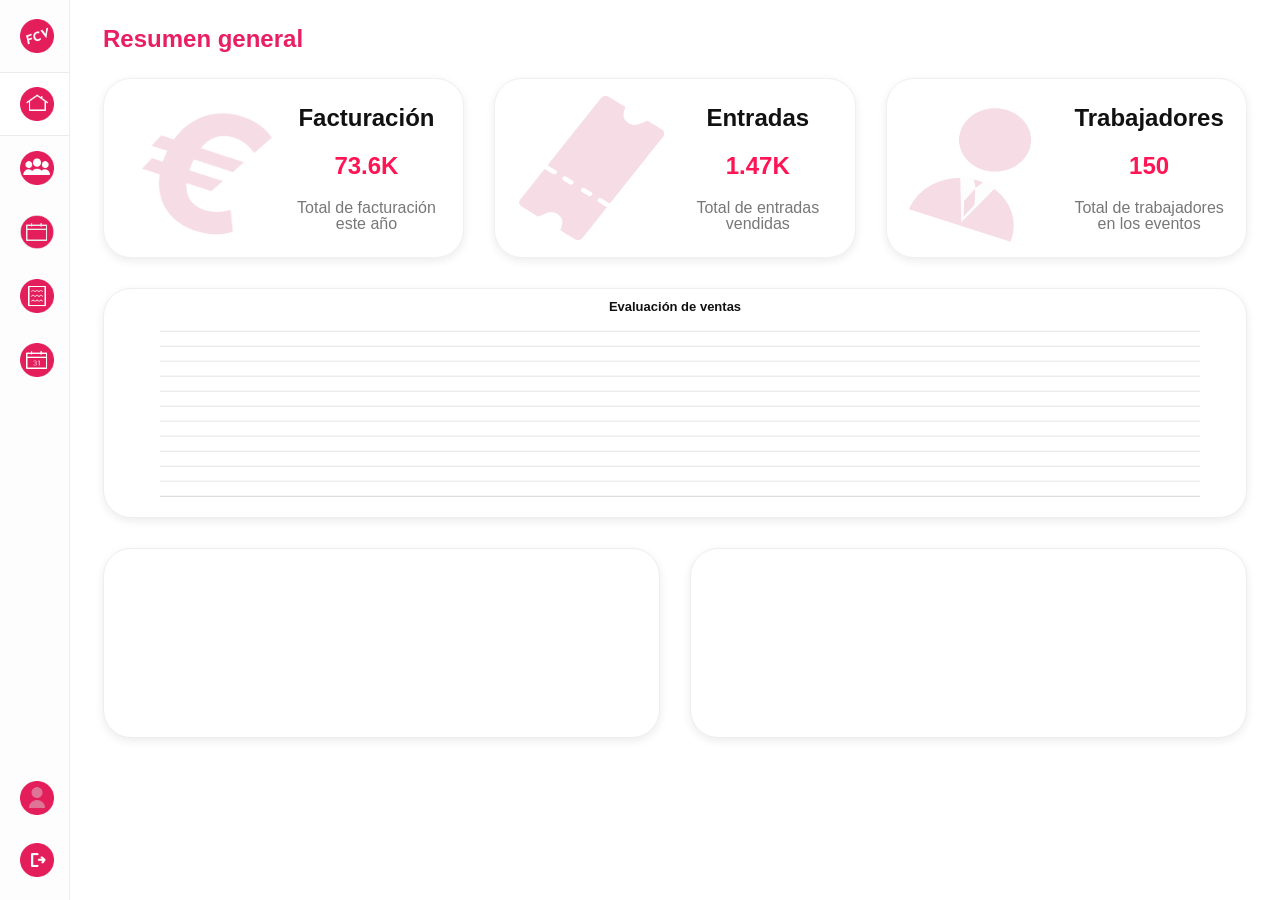
<file: index.html>
<!DOCTYPE html>
<html lang="es">
<head>
    <meta charset="UTF-8">
    <meta name="viewport" content="width=device-width, initial-scale=1.0">
    <title>FestivalesCV</title>
    <link rel="stylesheet" href="./assets/main.css">
    <link rel="stylesheet" href="./assets/popup.css">
    <link rel="stylesheet" href="./assets/eventos.css">
    <link rel="stylesheet" href="./assets/dashboard.css">
    <link rel="icon" type="image/x-icon" href="./assets/img/logo.png">
    <script src="./assets/js/popup_new.js" defer></script>
    <script src="./assets/js/popup_edit.js" defer></script>
    <script src="./assets/js/popup_detalling.js" defer></script>
    <script src="./assets/js/menu_grande.js" defer></script>
    <style>
        .edit-event::backdrop {
            background: rgba(0, 0, 0, 0.5);
        }
        /* Ocultar los diálogos cuando están cerrados */
        dialog#new-event:not([open]),
        dialog#edit-event:not([open]),
        dialog#detalling-event:not([open]) {
            display: none;
        }

        /* Asegúrate de tener también la clase que bloquea el scroll */
        body.no-scroll {
            overflow: hidden;
        }
    </style>
</head>
<body>

    <div class="app">

        <aside class="sidebar" id="sidebar">
            <!-- Aquí se cargará el menú lateral -->
        </aside>

        <main class="main" id="main">
            <!-- Aquí se cargará cada página -->
        </main>

    </div>

    <!-- NUEVO EVENTO POP-UP -->
    <dialog class="event-new-modal" id="new-event">

        <h3 class="page-title">Nuevo Evento</h3>

        <div class="event-image nueva">
            <img src="./assets/img/icon_nube.png" alt="icon_nube">
            <a href="#">Click para subir archivo</a>
        </div>

        <input class="name" type="text" name="name" value="Introduce el nombre">

        <div class="event-info">
            <div>
                <strong>Dirección:</strong>
                <input type="text" name="direccion">
            </div>

            <div>
                <strong>Fechas:</strong>
                <input type="text" name="direccion">
            </div>

            <div>
                <strong>Estado:</strong>
                <select name="estado">
                    <option value="pendiente">Pendiente</option>
                    <option value="confirmado" selected>Confirmado</option>
                    <option value="cancelado">Cancelado</option>
                </select> 
            </div>

            <div>
                <strong>Cliente:</strong>
                <input type="text" name="direccion">
            </div>
        </div>

        <div class="actions">
            <button class="action-button btn-editar">Guardar</button>
            <button id="cerrar_new" class="action-button">Cerrar</button>
        </div>

    </dialog>

    <!-- EDITAR POP-UP -->
    <dialog class="event-edit-modal" id="edit-event">

        <h3 class="page-title">Editar Evento</h3>

        <div class="event-image medusa"></div>

        <input class="name" type="text" name="name" value="Medusa Sunbeach Festival">

        <div class="event-info">
            <div>
                <strong>Dirección:</strong>
                <input type="text" name="direccion" value="Plaça Numero 23, Cullera, Valencia">
            </div>

            <div>
                <strong>Fechas:</strong>
                <input type="text" name="direccion" value="12-16 ago">
            </div>

            <div>
                <strong>Estado:</strong>
                <select name="estado">
                    <option value="pendiente">Pendiente</option>
                    <option value="confirmado" selected>Confirmado</option>
                    <option value="cancelado">Cancelado</option>
                </select> 
            </div>

            <div>
                <strong>Cliente:</strong>
                <input type="text" name="direccion" value="PASSWORD 33, AIE">
            </div>
        </div>

        <div class="actions">
            <button class="action-button btn-editar">Guardar</button>
            <button id="cerrar_edit" class="action-button">Cerrar</button>
        </div>

    </dialog>

    <!-- Detalles POP-UP -->
    <dialog class="detalling-modal" id="detalling-event">

        <h3 class="page-title">Detalles del evento</h3>

        <!-- Buscador -->
        <div class="search-container">
            <input type="text" placeholder="Buscar festival" aria-label="Buscar festival">

            <button class="search-button" aria-label="Buscar">
                <img src="./assets/img/icon_buscar.png" alt="icon_buscar">
            </button>
        </div>

        <input class="name" type="text" name="name" value="Medusa Sunbeach Festival">

        <div class="event-info">
            <div>
                <strong>Dirección:</strong>
                <input type="text" name="direccion" value="Plaça Numero 23, Cullera, Valencia">
            </div>

            <div>
                <strong>Fechas:</strong>
                <input type="text" name="direccion" value="12-16 ago">
            </div>

            <div>
                <strong>Estado:</strong>
                <select name="estado">
                    <option value="pendiente">Pendiente</option>
                    <option value="confirmado" selected>Confirmado</option>
                    <option value="cancelado">Cancelado</option>
                </select> 
            </div>

            <div>
                <strong>Cliente:</strong>
                <input type="text" name="direccion" value="PASSWORD 33, AIE">
            </div>
        </div>

        <div class="actions">
            <button id="cerrar_detalling" class="action-button">Cerrar</button>
        </div>

    </dialog>

    <script src="./assets/js/app.js"></script>
</body>
</html>
</file>
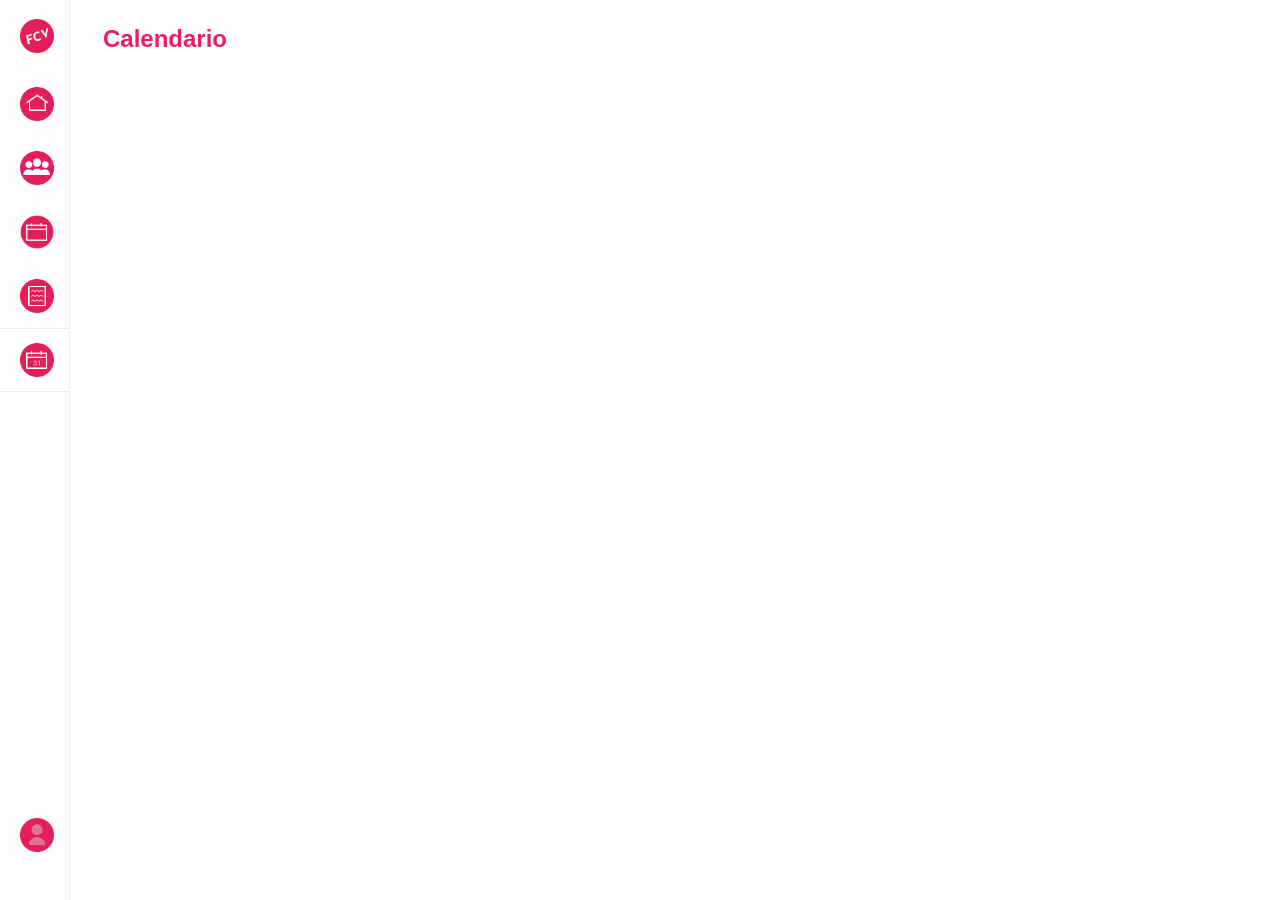
<file: calendario.html>
<!DOCTYPE html>
<html lang="es">
<head>
    <meta charset="UTF-8">
    <meta name="viewport" content="width=device-width, initial-scale=1.0">
    <title>FestivalesCV - Calendario</title>
    <link rel="stylesheet" href="./assets/main.css">
    <link rel="stylesheet" href="./assets/popup.css">
    <link rel="icon" type="image/x-icon" href="./assets/img/logo.png">
    <script src="./assets/js/popup_edit.js" defer></script>
    <script src="./assets/js/popup_new.js" defer></script>
    <style>
        .edit-event::backdrop {
            background: rgba(0, 0, 0, 0.5);
        }
        /* Ocultar los diálogos cuando están cerrados */
        dialog#new-event:not([open]),
        dialog#edit-event:not([open]) {
            display: none;
        }

        /* Asegúrate de tener también la clase que bloquea el scroll */
        body.no-scroll {
            overflow: hidden;
        }
    </style>
</head>
<body>
    <div class="calendario">
        <aside class="sidebar">
            <!-- LOGO -->
            <div class="sidebar__logo">
                <img src="./assets/img/logo.png" alt="logo">
                <span>Festival CV</span>
            </div>

            <!-- MENÚ -->
            <nav class="sidebar__nav" aria-label="Menú principal">
                <a href="./dashboard.html" class="sidebar__item">
                    <img src="./assets/img/icon_dashboard.png" alt="icon_dashboard">
                    <span>Dashboards</span>
                </a>
                <a href="./clientes.html" class="sidebar__item">
                    <img src="./assets/img/icon_clientes.png" alt="icon_clientes">
                    <span>Clientes</span>
                </a>
                <!-- EVENTOS -->
                <div class="sidebar__item-group">
                    <a href="./eventos.html" class="sidebar__item">
                        <img src="./assets/img/icon_eventos.png" alt="icon_eventos">
                        <span>Eventos</span>
                    </a>
                    <div class="sidebar__submenu">
                        <a class="btn-new">Nuevo evento</a>
                        <a class="btn-editar">Editar evento</a>
                        <a href="#">Detalles del evento</a>
                    </div>
                </div>
                <a href="./presupuestos.html" class="sidebar__item">
                    <img src="./assets/img/icon_presupuesto.png" alt="icon_presupuesto">
                    <span>Presupuestos</span>
                </a>
                <a href="./calendario.html" class="sidebar__item sidebar__item--active">
                    <img src="./assets/img/icon_calendario.png" alt="icon_calendario">
                    <span>Calendario</span>
                </a>
            </nav>

            <!-- PARTE INFERIOR -->
            <div class="sidebar__bottom">
                <div class="sidebar__user">
                    <img src="./assets/img/perfil-user.png" alt="perfil-user">
                    <div class="sidebar__user-info">
                        <strong>Administrador</strong>
                        <small>carlos@festivalcv.es</small>
                    </div>
                </div>

                <a class="sidebar__logout" href="./login.html">
                    <img src="./assets/img/icon_logout.png" alt="icon_logout">
                    Cerrar sesión
                </a>

            </div>

        </aside>
        <main class="main">
            <h2 class="page-title">Calendario</h2>
            <div id="calendario-contenedor">
                <!-- Aquí es donde se pintará la agenda/calendario -->
                <div id="calendar"></div>
            </div>
        </main>
    </div>

    <!-- NUEVO EVENTO POP-UP -->
    <dialog class="event-new-modal" id="new-event">

        <h3 class="page-title">Nuevo Evento</h3>

        <div class="event-image medusa"></div>

        <input class="name" type="text" name="name" value="Introduce el nombre">

        <div class="event-info">
            <div>
                <strong>Dirección:</strong>
                <input type="text" name="direccion">
            </div>

            <div>
                <strong>Fechas:</strong>
                <input type="text" name="direccion">
            </div>

            <div>
                <strong>Estado:</strong>
                <select name="estado">
                    <option value="pendiente">Pendiente</option>
                    <option value="confirmado" selected>Confirmado</option>
                    <option value="cancelado">Cancelado</option>
                </select> 
            </div>

            <div>
                <strong>Cliente:</strong>
                <input type="text" name="direccion">
            </div>
        </div>

        <div class="actions">
            <button class="action-button btn-editar">Guardar</button>
            <button id="cerrar_new" class="action-button">Cerrar</button>
        </div>

    </dialog>

    <!-- EDITAR POP-UP -->
    <dialog class="event-edit-modal" id="edit-event">

        <h3 class="page-title">Editar Evento</h3>

        <div class="event-image medusa"></div>

        <input class="name" type="text" name="name" value="Medusa Sunbeach Festival">

        <div class="event-info">
            <div>
                <strong>Dirección:</strong>
                <input type="text" name="direccion" value="Plaça Numero 23, Cullera, Valencia">
            </div>

            <div>
                <strong>Fechas:</strong>
                <input type="text" name="direccion" value="12-16 ago">
            </div>

            <div>
                <strong>Estado:</strong>
                <select name="estado">
                    <option value="pendiente">Pendiente</option>
                    <option value="confirmado" selected>Confirmado</option>
                    <option value="cancelado">Cancelado</option>
                </select> 
            </div>

            <div>
                <strong>Cliente:</strong>
                <input type="text" name="direccion" value="PASSWORD 33, AIE">
            </div>
        </div>

        <div class="actions">
            <button class="action-button btn-editar">Guardar</button>
            <button id="cerrar_edit" class="action-button">Cerrar</button>
        </div>

    </dialog>
</body>
</html>
</file>
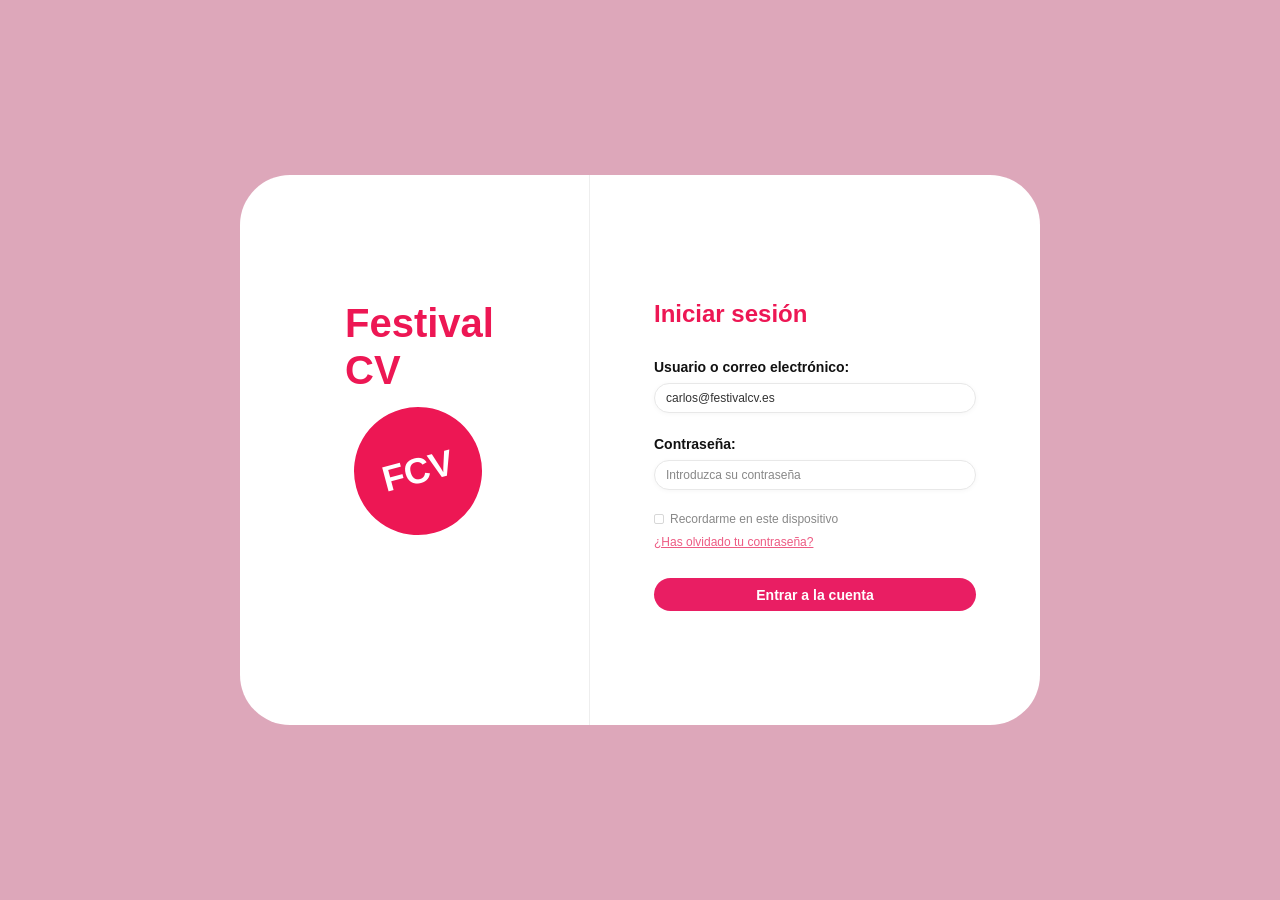
<file: login.html>
<!DOCTYPE html>
<html lang="es">
<head>
    <meta charset="UTF-8">
    <meta name="viewport" content="width=device-width, initial-scale=1.0">
    <title>FestivalesCV - login</title>
    <link rel="stylesheet" href="./assets/login.css">
    <link rel="icon" type="image/x-icon" href="./assets/img/logo.png">
</head>
<body>
    <main class="login">
        <section class="login__card">
            <!-- PARTE IZQUIERDA -->
            <div class="login__brand">
                <h1>
                    Festival<br>
                    CV
                </h1>
                <div class="login__logo">
                    FCV
                </div>
            </div>


            <!-- PARTE DERECHA -->
            <div class="login__form-container">
                <h2>Iniciar sesión</h2>
                <form class="login__form">
                    <!-- Usuario -->
                    <div class="form__group">
                        <label for="usuario">
                            Usuario o correo electrónico:
                        </label>
                        <input type="text" id="usuario" name="usuario" value="carlos@festivalcv.es" >
                    </div>
                    <!-- Contraseña -->
                    <div class="form__group">
                        <label for="password">
                            Contraseña:
                        </label>
                        <input type="password" id="password" name="password"  placeholder="Introduzca su contraseña" >
                    </div>

                    <!-- Recordar -->
                    <div class="form__remember">
                        <label>
                            <input type="checkbox" name="remember" >
                            <span>
                                Recordarme en este dispositivo
                            </span>
                        </label>
                    </div>

                    <!-- Recuperar contraseña -->
                    <a href="#" class="form__forgot" >
                        ¿Has olvidado tu contraseña?
                    </a>

                    <!-- Botón -->
                    <a type="submit" class="form__button" href="./index.html">
                        Entrar a la cuenta
                    </a>
                </form>
            </div>
        </section>
    </main>
</body>
</html>
</file>
<file: assets/main.css>
/* =========================
   RESET
========================= */

* {
    margin: 0;
    padding: 0;
    box-sizing: border-box;
}

body {
    font-family: Arial, Helvetica, sans-serif;
    background: #fff;
    color: #171717;
    font-size: 14px;
}


/* =========================
   VARIABLES
========================= */

:root {
    --pink: #e91e63;
    --pink-dark: #df1559;
    --pink-light: #f6dce7;
    --pink-soft: #f8e7ed;

    --text: #171717;
    --muted: #777;
    --border: #eeeeee;
    --shadow: 0 3px 10px rgba(0, 0, 0, .08);

    --sidebar-width: 254px;
    --sidebar-collapsed-width: 70px;
}


/* =========================
   LAYOUT PRINCIPAL
========================= */

.dashboard, .clientes, .calendario, .eventos, .presupuestos{
    min-height: 100vh;
    display: flex;
    background: #fff;
}


/* =========================
   SIDEBAR
========================= */

.sidebar {
    width: var(--sidebar-collapsed-width);
    height: 100vh;
    position: fixed;
    top: 0;
    left: 0;
    border-right: 1px solid #eee;
    background: #FDFDFD;
    display: flex;
    flex-direction: column;
    z-index: 1000;

    overflow-x: hidden;

    transition: width 0.25s ease;
    }

    .sidebar:hover,
.sidebar.sidebar--pinned {
    width: var(--sidebar-width);
}

/* Sidebar contraído */
.sidebar:not(:hover):not(.sidebar--pinned) .sidebar__item,
.sidebar:not(:hover):not(.sidebar--pinned) .sidebar__user,
.sidebar:not(:hover):not(.sidebar--pinned) .sidebar__logo {
    gap: 20px;
}

.sidebar__logo {
    cursor: pointer;
}

/* =========================
   LOGO
========================= */

.sidebar__logo {
    height: 72px;
    display: flex;
    align-items: center;
    gap: 16px;
    padding: 0 20px;
}
.sidebar__logo img {
    width: 34px;
    height: 34px;
}

.sidebar__logo-icon {
    width: 34px;
    height: 34px;
    border-radius: 50%;
    background: #e91e63;
    color: white;
    display: flex;
    align-items: center;
    justify-content: center;
    font-size: 11px;
    font-weight: bold;
}

.sidebar__logo span {
    color: #e91e63;
    font-size: 24px;
    font-weight: 700;
    white-space: nowrap;
}


/* =========================
   NAVEGACIÓN
========================= */

.sidebar__nav {
    display: flex;
    flex-direction: column;
}


.sidebar__item {
    height: 64px;
    width: 100%;
    padding: 0 20px;
    display: flex;
    align-items: center;
    gap: 15px;
    text-decoration: none;
    color: #111;
    transition: background-color .2s;
}

.sidebar__item img {
    width: 34px;
    height: 34px;
}

/* Hover */

.sidebar__item:hover {
    background: #fff;
    border-block: 1px solid #ebebeb;
}
.sidebar__item:hover span{
    font-weight: 700;
    color:#DE7596;
}

/* Elemento activo */

.sidebar__item--active {
    color: #e91e63;
    font-weight: 700;
    background: #fff;
    border-block: 1px solid #ebebeb;
}


/* =========================
   ICONOS
========================= */

.sidebar__icon {
    width: 32px;
    height: 32px;
    flex-shrink: 0;
    border-radius: 50%;
    background: #e91e63;
    color: white;
    display: flex;
    align-items: center;
    justify-content: center;
    font-size: 14px;
}

.sidebar__item span:last-child {
    font-size: 14px;
}

.sidebar__item-group {
    width: 100%;
}

.sidebar__item-group:hover{
    background: #fff;
    border-block: 1px solid #ebebeb;
}
.sidebar__item-group:hover .sidebar__item span{
    font-weight: 700;
    color: #DE7596;
}
/* Quitar temporalmente el borde de Eventos al pasar por el submenú */
.sidebar__item-group:has(.sidebar__submenu a:hover) > .sidebar__item--active {
    border-block: none;
}

.sidebar__submenu {
    display: flex;
    flex-direction: column;

    padding: 0 0 10px 67px;
    background: #fff;

    /* Animación */
    max-height: 0;
    opacity: 0;
    overflow: hidden;
    padding-top: 0;
    padding-bottom: 0;

    transition:
        max-height 0.4s ease,
        opacity 0.3s ease,
        padding 0.4s ease;
}

/* Cuando el submenú se despliega */
.sidebar__item-group:hover .sidebar__submenu {
    max-height: 500px;
    opacity: 1;
    padding-bottom: 10px;
    
}

.sidebar__item-group .sidebar__item:hover {
    border: none;
}

.sidebar__item--active > .sidebar__item span {
    color: #e91e63;
}

.sidebar__submenu a {
    padding: 9px 0;
    font-weight: normal;
    color: #6C6C6C;
    text-decoration: none;
    font-size: 14px;
    transition: color 0.2s ease;
    cursor: pointer;
}

.sidebar__submenu a:hover {
    font-weight: 700;
    color: #DFACBC;
}


/* =========================
   PARTE INFERIOR
========================= */

.sidebar__bottom {
    margin-top: auto;
    padding: 20px;
}


/* =========================
   USUARIO
========================= */

.sidebar__user {
    display: flex;
    align-items: center;
    gap: 14px;
    margin-bottom: 28px;
}

.sidebar__user img, .sidebar__logout-icon {
    width: 34px;
    height: 34px;
}

.sidebar__avatar {
    width: 32px;
    height: 32px;
    flex-shrink: 0;
    border-radius: 50%;
    background: #e91e63;
    color: white;
    display: flex;
    align-items: center;
    justify-content: center;
}

.sidebar__user-info {
    display: flex;
    flex-direction: column;
}

.sidebar__user-info strong {
    font-size: 12px;
    font-weight: 500;
}

.sidebar__user-info small {
    margin-top: 3px;
    color: #777;
    font-size: 11px;
}


/* =========================
   CERRAR SESIÓN
========================= */

/* Cuando el menú se expande con hover o queda fijado */
.sidebar:hover .sidebar__logout-icon,
.sidebar.sidebar--pinned .sidebar__logout-icon {
    display: none;
}

.sidebar:hover .sidebar__logout,
.sidebar.sidebar--pinned .sidebar__logout {
    display: flex;
}


.sidebar__logout-icon {
    cursor: pointer;
}

.sidebar__logout {
    width: 100%;
    height: 34px;
    border: none;
    border-radius: 18px;
    background: #e91e63;
    color: white;
    text-decoration: none;
    cursor: pointer;

    display: none;
    align-items: center;
    justify-content: flex-start;
    gap: 30px;
    padding: 0 14px;

    font-size: 14px;
    font-weight: 700;
    line-height: 1;
}

.sidebar__logout img {
    width: 16px;
    height: 16px;
}

.sidebar__logout span {
    font-size: 17px;
    line-height: 1;
    white-space: nowrap;
    flex-shrink: 0;
}

.sidebar__logout:hover {
    background: #d81759;
}


/* =========================
   CONTENIDO
========================= */

.main {
    flex: 1;
    min-width: 0;
    margin-left: var(--sidebar-collapsed-width, 74px);
    width: calc(100% - var(--sidebar-collapsed-width, 74px));
    padding: 25px 25px 22px;
    overflow: hidden;

    transition:
        margin-left 0.25s ease,
        width 0.25s ease;
}

/* Sidebar expandido por hover o fijado */
.app:has(.sidebar:hover, .sidebar.sidebar--pinned) .main {
    margin-left: var(--sidebar-width);
    width: calc(100% - var(--sidebar-width));
}

.page-title {
    color: var(--pink);
    font-size: 24px;
    font-weight: 700;
    margin: 0 0 25px 8px;
}




/* =========================
   RESPONSIVE
========================= */

@media (max-width: 900px) {

    .sidebar {
        width: 200px;
    }

    .summary {
        grid-template-columns: 1fr;
    }

    .summary-card {
        height: 110px;
    }

    .bottom-grid {
        grid-template-columns: 1fr;
    }
}


@media (max-width: 650px) {

    .dashboard, .clientes, .calendario, .eventos, .presupuestos {
        display: block;
    }
    

    .sidebar {
        width: 100%;
        min-height: auto;
    }

    .nav {
        flex-direction: row;
        overflow-x: auto;
    }

    .nav-item {
        min-width: 110px;
        justify-content: center;
        padding: 10px;
    }

    .nav-item span {
        display: none;
    }

    .sidebar-bottom {
        display: none;
    }

    .main {
        padding: 20px 10px;
    }

    .sales-panel {
        overflow-x: auto;
    }

    .sales-chart {
        min-width: 550px;
    }
}
</file>
<file: assets/popup.css>
.event-edit-modal::backdrop, .event-new-modal::backdrop, .detalling-modal::backdrop{
    background: rgba(222, 117, 150, 0.5);
}

.event-edit-modal, .event-new-modal {
    border: none;
    border-radius: 50px;
    padding: 20px;

    /* Contenido de arriba hacia abajo */
    display: flex;
    flex-direction: column;

    /* Centrar contenido */
    justify-content: center;
    align-items: center;
    text-align: center;

    /* Centrar el dialog en pantalla */
    margin: auto;

    width: 90%;
    max-width: 900px;
    max-height: 650px;

    gap: 15px;
}

.detalling-modal {
    border: none;
    border-radius: 50px;
    padding: 20px;

    /* Contenido de arriba hacia abajo */
    display: flex;
    flex-direction: column;

    /* Centrar contenido */
    justify-content: center;
    align-items: center;
    text-align: center;

    /* Centrar el dialog en pantalla */
    margin: auto;

    width: 90%;
    max-width: 900px;
    max-height: 650px;

    gap: 15px;
}

.event-image {
    width: 215px;
    height: 215px;
    border-radius: 28px;
    object-fit: cover;
    flex-shrink: 0;
    background: #222;
}

.event-image.nueva {
    width: 215px;
    height: 215px;
    border-radius: 28px;
    object-fit: cover;
    flex-shrink: 0;
    border: 1px dashed var(--pink);
    background: none;
    display: flex;
    flex-direction: column;
    justify-content: center;
    align-items: center; 
}
.event-image.nueva a {
    margin-top: 5px;
    font-size: 12px;
    color: #de7596;
}

.medusa {
background:
    linear-gradient(rgba(0,0,0,.15), rgba(0,0,0,.3)),
    url("https://images.unsplash.com/photo-1506157786151-b8491531f063?auto=format&fit=crop&w=400&q=80")
    center / cover;
}

.action-button {
border: none;
background: #e81759;
color: white;
height: 20px;
padding: 1px 14px 1px;
border-radius: 12px;
font-size: 14px;
font-weight: 700;
cursor: pointer;
line-height: 17px;
}

.action-button:hover {
background: #c90e49;
}

/* Información del evento */
.event-edit-modal .event-info, .event-new-modal .event-info {
    display: flex;
    flex-direction: column;
    align-items: center;
    gap: 10px;
}

/* Cada información */
.event-edit-modal .event-info > div, .event-new-modal .event-info > div{
    display: flex;
    flex-direction: column;
    align-items: center;
    gap: 3px;
}

/* Estado */
.event-edit-modal .status, .event-new-modal .status {
    display: flex;
    align-items: center;
    justify-content: center;
    gap: 6px;
}

/* Botones */
.event-edit-modal .actions, .event-new-modal.actions {
    display: flex;
    justify-content: center;
    gap: 10px;
}

body.no-scroll {
    overflow: hidden;
}
.event-edit-modal input,.event-new-modal input,  select{
    width: 280px;
    height: 30px;
    padding: 0 11px;
    border: 1px solid #e8e8e8;
    border-radius: 18px;
    background-color: #fff;
    color: #333;
    font-size: 12px;
    outline: none;
    box-shadow: 0 1px 5px rgba(0, 0, 0, 0.04);
}

.event-edit-modal input.name, .event-new-modal input.name {
    width: 280px;
    height: 30px;
    padding: 0 11px;
    text-align: center;
    border: 1px solid #e8e8e8;
    border-radius: 21px;
    background-color: #fff;
    color: #000;
    font-weight: bold;
    outline: none;
    box-shadow: 0 1px 5px rgba(0, 0, 0, 0.04);
    font-size: 18px;
}

/* Buscador */
.detalling-modal .search-container {
width: 60%;
}
</file>
<file: assets/eventos.css>
* {
box-sizing: border-box;
}

body {
margin: 0;
background: #fff;
font-family: Arial, Helvetica, sans-serif;
color: #111;
}

.page {
width: 100%;
max-width: 700px;
margin: 0 auto;
padding: 36px 25px;
}

.sidebar__submenu {
    cursor: pointer;
}

/* Buscador */
.search-container {
width: 100%;
height: 47px;
border: 1px solid #e9e9e9;
border-radius: 25px;
box-shadow: 0 2px 4px rgba(0, 0, 0, 0.08);
display: flex;
align-items: center;
padding-left: 23px;
margin-bottom: 18px;
}

.search-container input {
border: 0;
outline: none;
flex: 1;
font-size: 12px;
color: #555;
background: transparent;
}

.search-container input::placeholder {
color: #777;
}

.search-button {
width: 34px;
height: 34px;
margin-right: 7px;
border-radius: 50%;
border: none;
background: #e81759;
display: flex;
align-items: center;
justify-content: center;
cursor: pointer;
}

.search-button img{
    width: 34px;
    height: 34px;
}

.search-icon {
width: 14px;
height: 14px;
border: 2px solid white;
border-radius: 50%;
position: relative;
}

.search-icon::after {
content: "";
position: absolute;
width: 7px;
height: 2px;
background: white;
right: -5px;
bottom: -3px;
transform: rotate(48deg);
border-radius: 2px;
}

/* Barra superior */
.toolbar {
display: flex;
align-items: center;
gap: 14px;
margin-bottom: 12px;
}

.filter-button,
.status-button {
height: 28px;
background: white;
border: 1px solid #eeeeee;
border-radius: 16px;
box-shadow: 0 2px 5px rgba(0, 0, 0, 0.05);
padding: 0 13px;
font-size: 11px;
display: flex;
align-items: center;
gap: 7px;
cursor: pointer;
}

.filter-button {
min-width: 82px;
justify-content: center;
}

.status-button {
min-width: 72px;
justify-content: space-between;
}

.filter-icon {
width: 14px;
height: 14px;
position: relative;
}

.filter-icon span {
display: block;
height: 1.5px;
width: 13px;
background: #111;
margin: 3px 0;
position: relative;
}

.filter-icon span::after {
content: "";
position: absolute;
width: 3px;
height: 3px;
border: 1px solid #111;
border-radius: 50%;
background: white;
top: -1px;
}

.filter-icon span:nth-child(1)::after {
left: 3px;
}

.filter-icon span:nth-child(2)::after {
left: 8px;
}

.filter-icon span:nth-child(3)::after {
left: 5px;
}

.chevron {
width: 7px;
height: 7px;
border-right: 1.5px solid #111;
border-bottom: 1.5px solid #111;
transform: rotate(45deg);
margin-top: -3px;
}

.new-event {
margin-left: auto;
font-size: 11px;
color: #e81759;
font-weight: bold;
cursor: pointer;
}

/* Título */
.title {
font-size: 17px;
margin: 0 0 13px 12px;
font-weight: 700;
}

/* Tarjetas */
.events {
display: flex;
flex-direction: column;
gap: 12px;
}

.event-card {
    min-height: 220px;
    border: 1px solid #ededed;
    border-radius: 30px;
    box-shadow: 0 2px 5px rgba(0, 0, 0, 0.07);
    padding: 12px;
    display: flex;
    align-items: center;
    background: white;
}

.event-image {
    width: 215px;
    height: 215px;
    border-radius: 28px;
    object-fit: cover;
    flex-shrink: 0;
    background: #222;
}

.event-info{
    padding: 5px 0px 5px 22px;
    flex: 0 0 30%;
    min-width: 0;
    display: flex;
    flex-direction: column;
    justify-content: center;
    gap:15px;
}

.event-extra{
    padding: 5px 15px 5px 0px;
    flex: 1;
    min-width: 0;
    display: flex;
    flex-direction: column;
    justify-content: center;
    gap:15px;
}

.event-name {
    font-size: 19px;
    font-weight: 700;
    margin: 0 0 10px;
}

.event-details {
    font-size: 14px;
    line-height: 21px;
    display: flex;
    flex-direction: column;
    justify-content: center;
    gap:10px;
}

.event-details strong {
    font-weight: 700;
}

.status {
    display: inline-flex;
    align-items: center;
    gap: 5px;
}

.dot {
    width: 9px;
    height: 9px;
    display: inline-block;
    border-radius: 50%;
}

.actions {
    display: flex;
    gap: 10px;
    margin-top: 12px;
}

.action-button {
border: none;
background: #e81759;
color: white;
height: 20px;
padding: 1px 14px 1px;
border-radius: 12px;
font-size: 14px;
font-weight: 700;
cursor: pointer;
line-height: 17px;
}

.action-button:hover {
background: #c90e49;
}

/* Imágenes de ejemplo */
.medusa {
background:
    linear-gradient(rgba(0,0,0,.15), rgba(0,0,0,.3)),
    url("https://images.unsplash.com/photo-1506157786151-b8491531f063?auto=format&fit=crop&w=400&q=80")
    center / cover;
}

.zevra {
background:
    linear-gradient(rgba(0,0,0,.05), rgba(0,0,0,.15)),
    url("https://images.unsplash.com/photo-1492684223066-81342ee5ff30?auto=format&fit=crop&w=400&q=80")
    center / cover;
}

.bigsound {
background:
    linear-gradient(rgba(0,0,0,.2), rgba(0,0,0,.3)),
    url("https://images.unsplash.com/photo-1540039155733-5bb30b53aa14?auto=format&fit=crop&w=400&q=80")
    center / cover;
}

/* Responsive */
@media (max-width: 600px) {
.page {
    padding: 20px 15px;
}

.event-image {
    width: 115px;
    height: 115px;
}

.event-card {
    min-height: 128px;
}

.event-info {
    padding-left: 14px;
}

.event-name {
    font-size: 14px;
}

.event-details {
    font-size: 10px;
    line-height: 16px;
}

.actions {
    gap: 6px;
}

.action-button {
    padding: 0 9px;
    font-size: 9px;
}
}
</file>
<file: assets/dashboard.css>
/* =========================
   TARJETAS RESUMEN
========================= */

.summary {
    display: grid;
    grid-template-columns: repeat(3, 1fr);
    gap: 30px;
    margin: 0 8px 30px;
}

.summary-card {
    height: 180px;
    background: white;
    border: 1px solid #f0f0f0;
    border-radius: 28px;
    box-shadow: var(--shadow);
    display: flex;
    align-items: center;
    padding: 15px 22px;
    position: relative;
    overflow: hidden;
    gap: 5%;
}
.summary-card img,
.summary-card .content {
  width: 177.83px;
  height: 148px;
}

.summary-icon {
    width: 82px;
    height: 82px;
    color: var(--pink-light);
    display: flex;
    align-items: center;
    justify-content: center;
    font-size: 70px;
    font-weight: bold;
    margin-right: 12px;
}

.content {
    display: flex;
    flex-direction: column;
    justify-content: center;
    align-items: center;
    gap: 20px;
}

.content h3 {
    font-size: 24px;
    font-weight: 700;
    color: #111;
}

/* Cifra principal */
.valor {
    font-size: 24px;
    font-weight: 700;
    color: #ff1454;
}

/* Descripción */
.descrp {
    text-align: center;
    font-size: 16px;
    font-weight: 400;
    color: #777;
    line-height: 16px;
    margin: 0;
}

.summary-number {
    color: var(--pink);
    font-size: 15px;
    font-weight: 700;
    margin-bottom: 14px;
}

.summary-description {
    color: #777;
    font-size: 11px;
    line-height: 15px;
}


/* =========================
   PANEL GENERAL
========================= */

.panel {
    background: #fff;
    border: 1px solid #eee;
    border-radius: 28px;
    box-shadow: var(--shadow);
}


/* =========================
   GRÁFICA DE VENTAS
========================= */

.sales-panel {
    height: 230px;
    margin: 0 8px 30px;
    padding: 10px 18px 15px;
}

.panel-title {
    text-align: center;
    font-size: 13px;
    font-weight: 700;
    margin-bottom: 3px;
}

.sales-chart {
    height: 180px;
    position: relative;

    margin-left: 38px;
    margin-right: 28px;

    border-bottom: 1px solid #ddd;

    background:
        repeating-linear-gradient(
            to bottom,
            transparent 0,
            transparent 13px,
            #ededed 14px,
            #ededed 15px
        );
}


/* eje Y */

.y-axis {
    position: absolute;
    left: -40px;
    top: 0;
    bottom: 0;

    display: flex;
    flex-direction: column;
    justify-content: space-between;

    color: #666;
    font-size: 9px;
}


/* barras */

.bars {
    height: 100%;
    display: flex;
    align-items: flex-end;
    justify-content: space-around;
    padding: 0 5px;
}

.bar-group {
    height: 100%;
    display: flex;
    align-items: flex-end;
    justify-content: center;
    position: relative;
    width: 35px;
}

.bar {
    width: 13px;
    background: var(--pink);
    position: relative;
    z-index: 2;
}

.bar-label {
    position: absolute;
    bottom: -20px;

    font-size: 10px;
    color: #555;

    transform: rotate(-35deg);
    white-space: nowrap;
}


/* línea de tendencia */

.sales-line {
    position: absolute;
    inset: 0;
    pointer-events: none;
}

.sales-line svg {
    width: 100%;
    height: 100%;
    overflow: visible;
}

.sales-line polyline {
    fill: none;
    stroke: var(--pink);
    stroke-width: 1;
}


/* =========================
   FILA INFERIOR
========================= */

.bottom-grid {
    display: grid;
    grid-template-columns: 1fr 1fr;
    gap: 30px;
    margin: 0 8px;
}


/* =========================
   EVENTOS
========================= */

.events-panel {
    height: 190px;
    padding: 12px 18px;
}

.event {
    margin-top: 18px;
}

.event-name {
    font-size: 12px;
    margin-bottom: 5px;
}

.progress-row {
    display: flex;
    align-items: center;
    gap: 15px;
}

.progress {
    height: 13px;
    flex: 1;
    background: #d96d91;
    position: relative;
    overflow: hidden;
}

.progress-value {
    height: 100%;
    background: var(--pink);
}

.event-percent {
    width: 75px;
    font-size: 11px;
    white-space: nowrap;
}


/* =========================
   VENTAS POR CANAL
========================= */

.channel-panel {
    height: 190px;
    padding: 12px 18px;
}

.channel-content {
    height: 145px;

    display: flex;
    align-items: center;
    justify-content: center;
    gap: 35px;
}


/* gráfico circular */

.pie-chart {
    width: 106px;
    height: 106px;
    border-radius: 50%;

    background:
        conic-gradient(
            var(--pink) 0 52%,
            white 52% 53%,
            #d88ba6 53% 81%,
            white 81% 82%,
            #e7b1c2 82% 100%
        );

    transform: rotate(-20deg);
}


/* leyenda */

.channel-list {
    list-style: none;
    min-width: 125px;
}

.channel-list li {
    font-size: 11px;
    margin: 12px 0;
}

.channel-list li span {
    color: #555;
}

.channel-list li strong {
    float: right;
    font-weight: 400;
}
</file>
<file: assets/login.css>
/* =========================
   RESET
========================= */

* {
    box-sizing: border-box;
    margin: 0;
    padding: 0;
}

body {
    font-family: Arial, Helvetica, sans-serif;
}


/* =========================
   FONDO
========================= */

.login {
    min-height: 100vh;
    background-color: #dda7ba;

    display: flex;
    justify-content: center;
    align-items: center;
}


/* =========================
   TARJETA
========================= */

.login__card {
    width: 800px;
    height: 550px;

    background-color: #fff;
    border-radius: 50px;

    display: grid;
    grid-template-columns: 350px 1fr;

    overflow: hidden;
}


/* =========================
   PARTE IZQUIERDA
========================= */

.login__brand {
    padding: 125px 0 0 105px;
    border-right: 1px solid #eeeeee;
}

.login__brand h1 {
    color: #ed1754;

    font-size: 40px;
    line-height: 1.18;
    font-weight: 700;

    margin-bottom: 13px;
}


/* Logo circular */

.login__logo {
    width: 128px;
    height: 128px;

    margin-left: 9px;

    border-radius: 50%;
    background-color: #ed1754;

    color: white;

    display: flex;
    justify-content: center;
    align-items: center;

    font-size: 36px;
    font-weight: 700;

    transform: rotate(-15deg);
}


/* =========================
   PARTE DERECHA
========================= */

.login__form-container {
    padding: 125px 64px 0 64px;
}

.login__form-container h2 {
    color: #ed1754;

    font-size: 24px;
    font-weight: 700;

    margin-bottom: 31px;
}


/* =========================
   FORMULARIO
========================= */

.login__form {
    width: 100%;
}


/* Grupos */

.form__group {
    margin-bottom: 23px;
}

.form__group label {
    display: block;

    color: #111;
    font-size: 14px;
    font-weight: 700;

    margin-bottom: 8px;
}


/* Inputs */

.form__group input[type="text"],
.form__group input[type="password"] {
    width: 100%;
    height: 30px;

    padding: 0 11px;

    border: 1px solid #e8e8e8;
    border-radius: 50px;

    background-color: #fff;

    color: #333;
    font-size: 12px;

    outline: none;

    box-shadow: 0 1px 5px rgba(0, 0, 0, 0.04);
}

.form__group input[type="text"]:focus,
.form__group input[type="password"]:focus {
    border-color: #ed1754;
}

.form__group input::placeholder {
    color: #888;
}


/* =========================
   RECORDAR
========================= */

.form__remember {
    margin-top: -1px;
    margin-bottom: 9px;
}

.form__remember label {
    display: flex;
    align-items: center;

    cursor: pointer;
}

.form__remember input {
    width: 10px;
    height: 10px;

    margin-right: 6px;

    appearance: none;

    border: 1px solid #d7d7d7;
    border-radius: 2px;

    background: white;
}

.form__remember input:checked {
    background-color: #ed1754;
    border-color: #ed1754;
}

.form__remember span {
    color: #888;

    font-size: 12px;
}


/* =========================
   RECUPERAR CONTRASEÑA
========================= */

.form__forgot {
    display: block;

    color: #ed5b83;

    font-size: 12px;

    margin-bottom: 29px;

    text-decoration: underline;
}

.form__forgot:hover {
    color: #ed1754;
}


/* =========================
   BOTÓN
========================= */

.form__button {
   width: 100%;
    height: 33px;
    border: none;
    border-radius: 50px;
    background: #e91e63;
    color: white;
    text-decoration: none;
    cursor: pointer;
    display: flex;
    align-items: center;
    justify-content: center;
    gap: 30px;
    padding: 0 14px;
    font-size: 14px;
    font-weight: 700;
}

.form__button:hover {
    background-color: #d9144c;
}


/* =========================
   RESPONSIVE
========================= */

@media (max-width: 650px) {

    .login {
        padding: 30px 20px;
    }

    .login__card {
        width: 100%;
        max-width: 575px;
        height: auto;

        grid-template-columns: 1fr;
    }

    .login__brand {
        padding: 40px 30px;
        border-right: none;
        border-bottom: 1px solid #eeeeee;

        text-align: center;
    }

    .login__logo {
        margin: 20px auto 0;
    }

    .login__form-container {
        padding: 40px 30px;
    }
}
</file>
